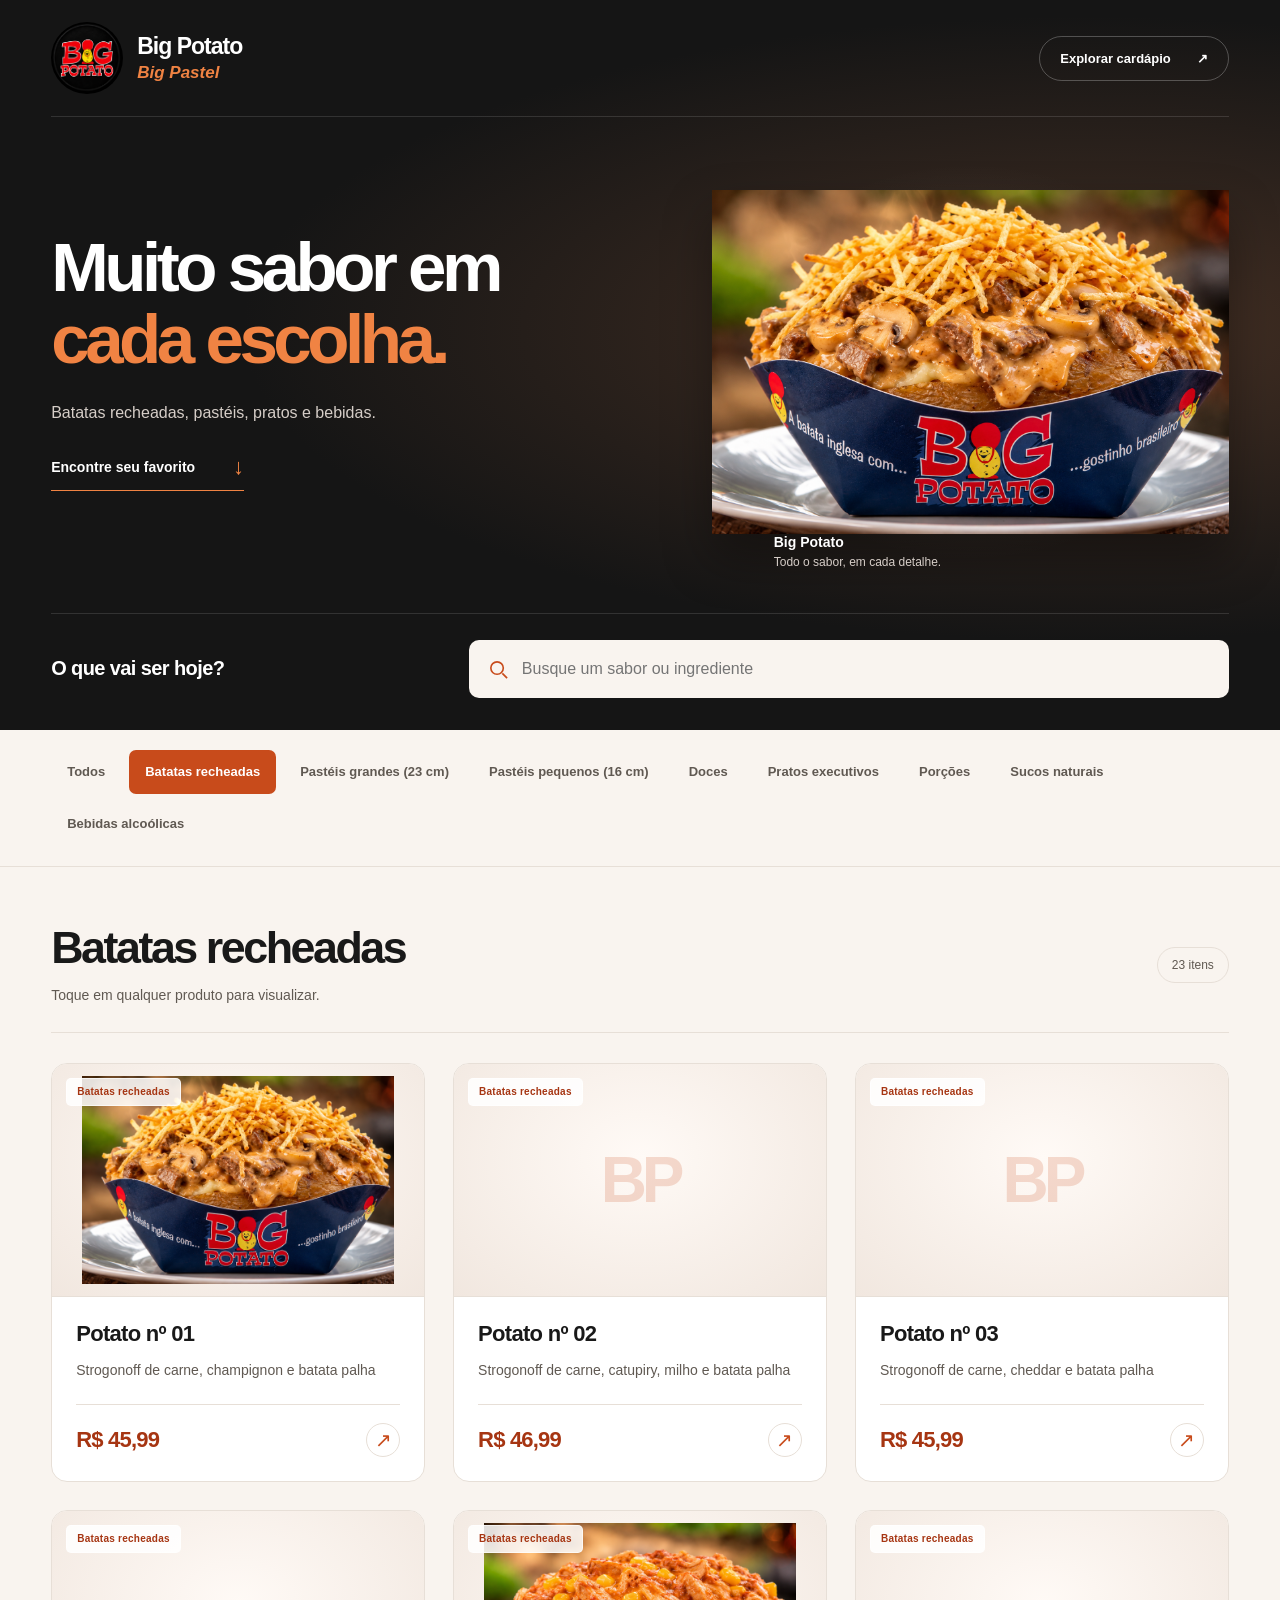
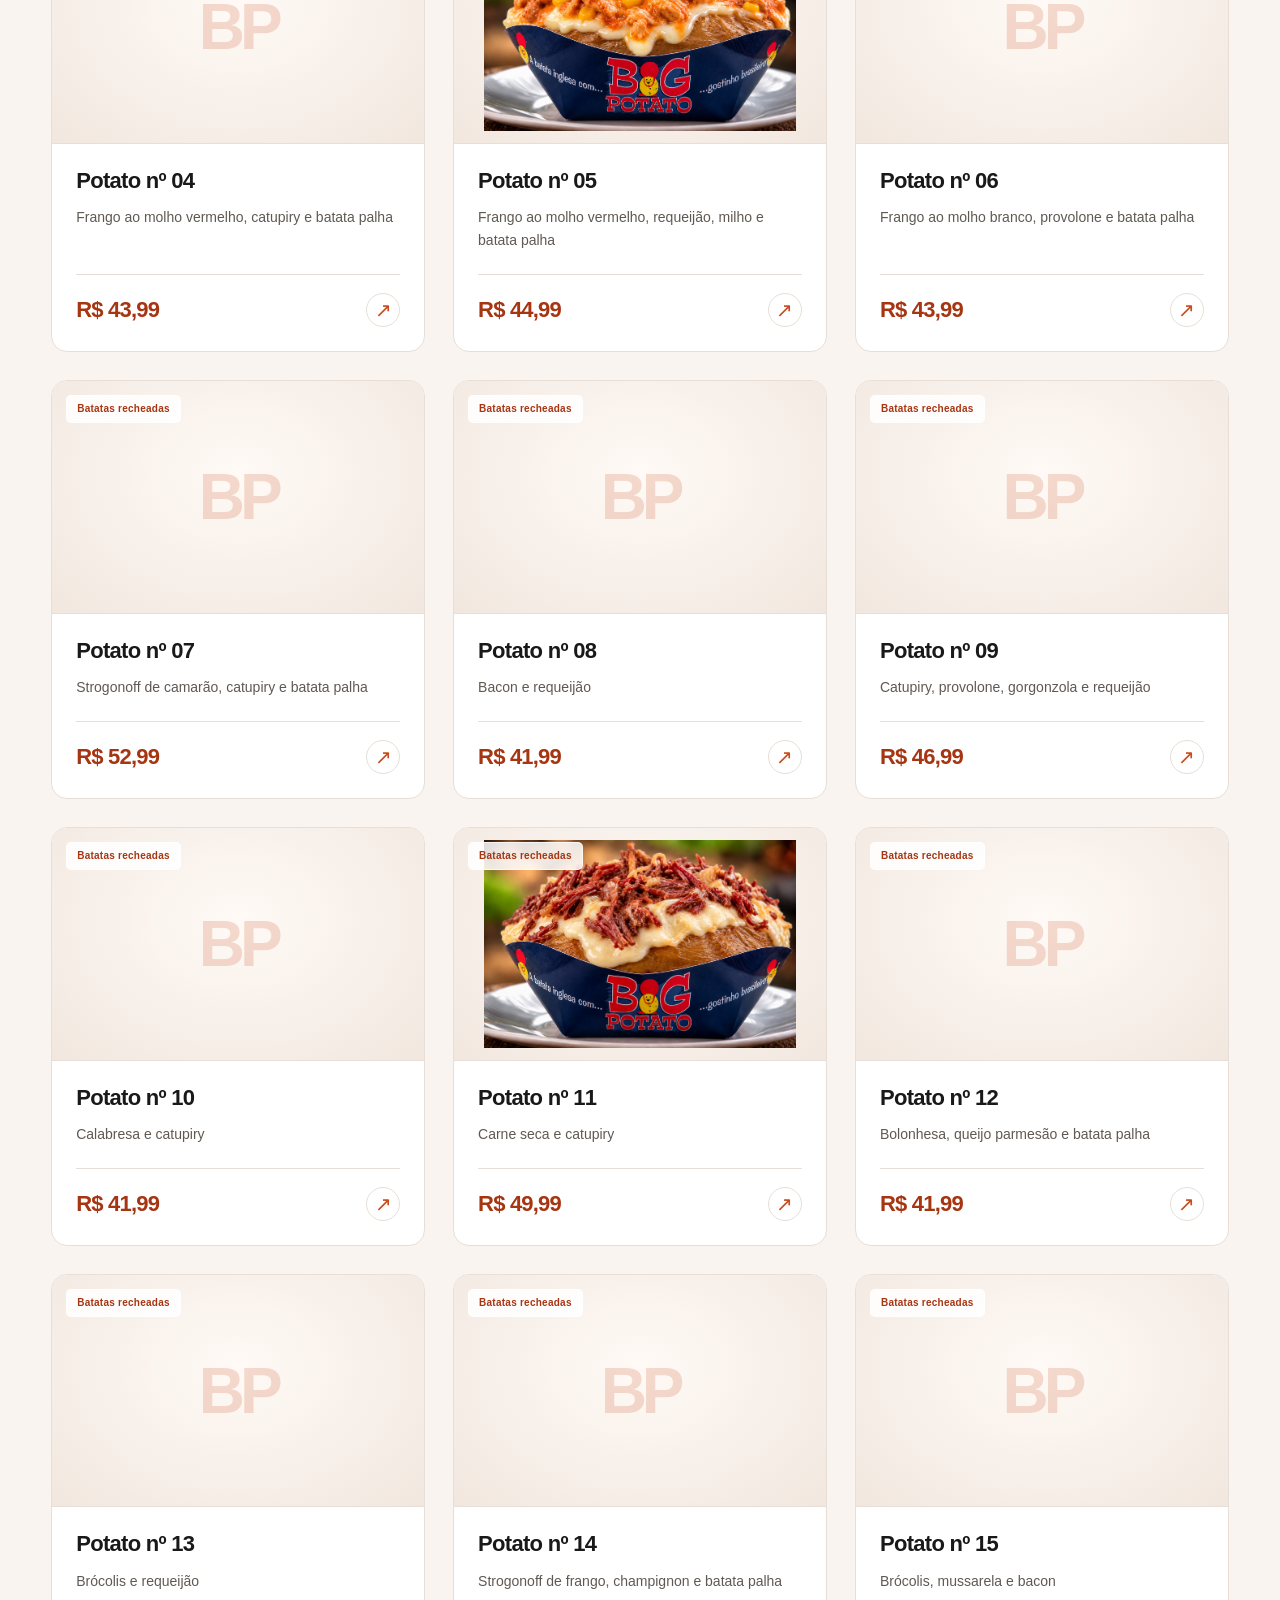
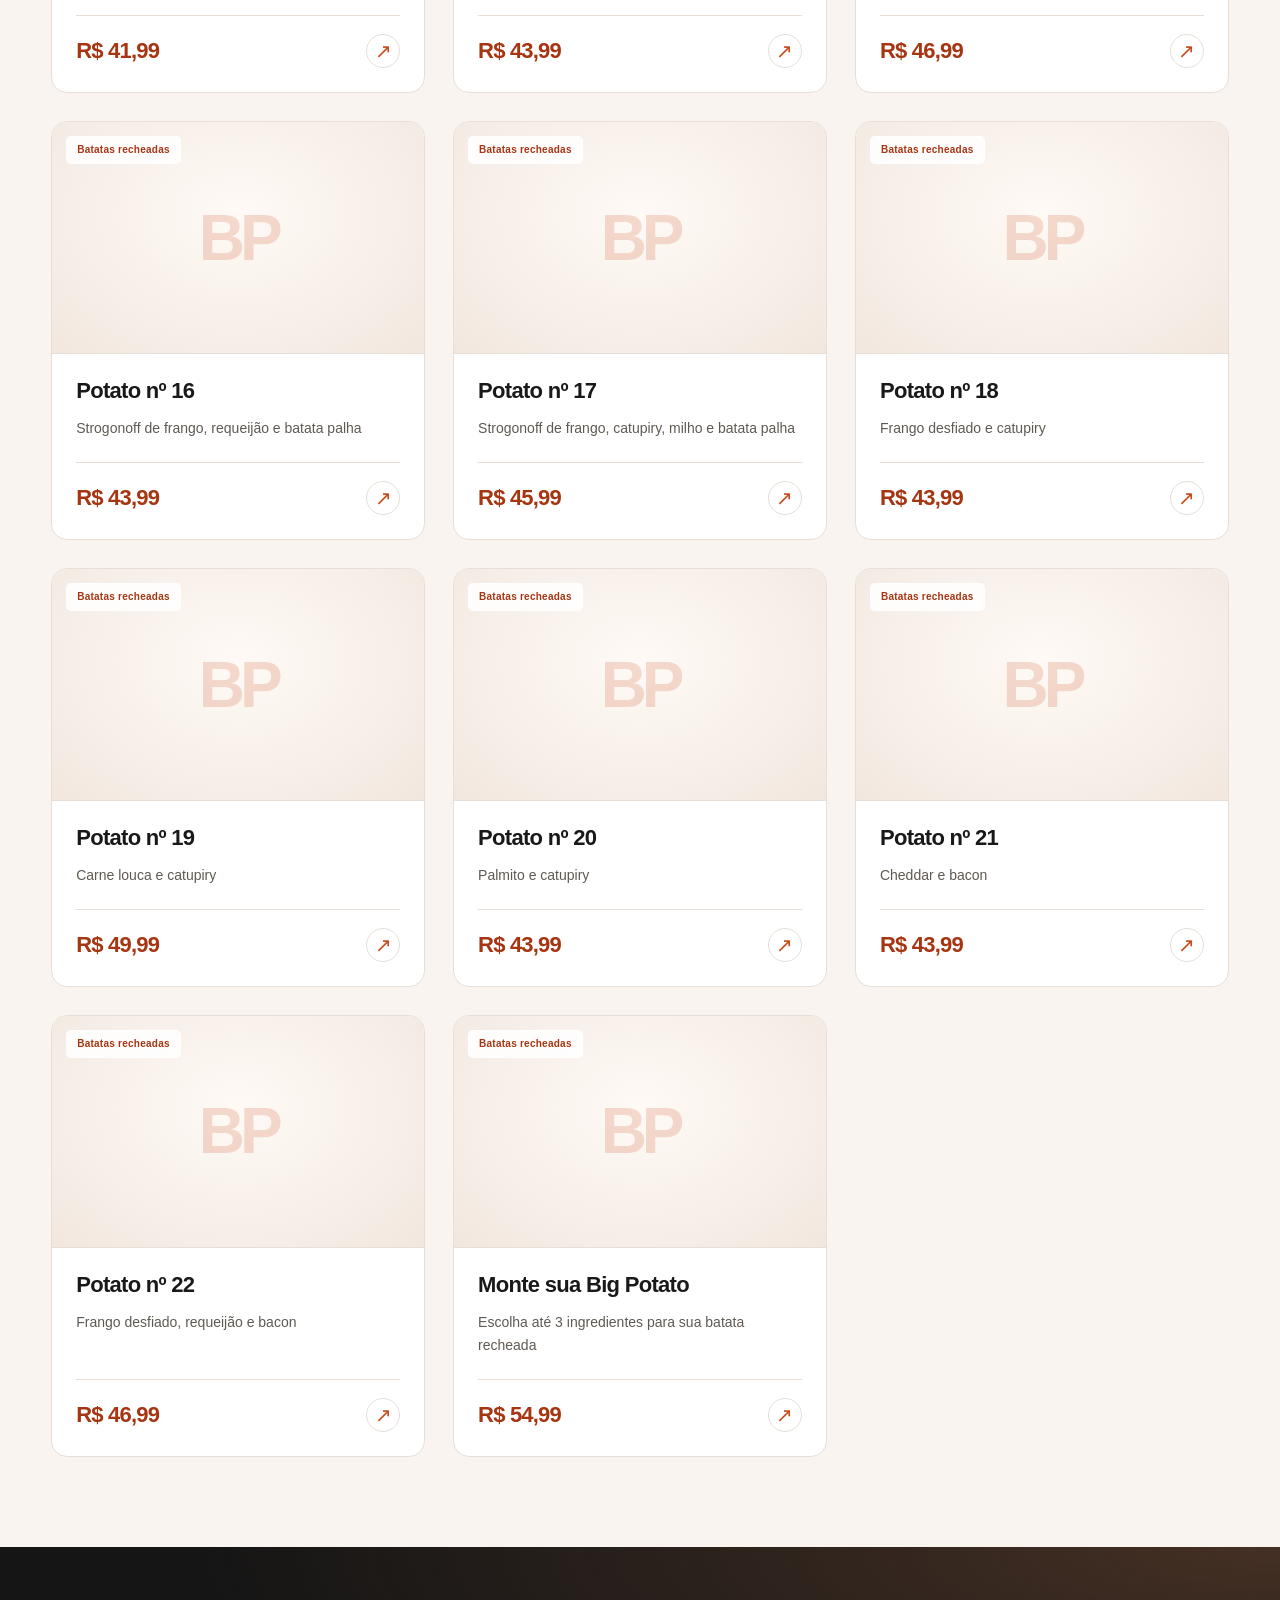
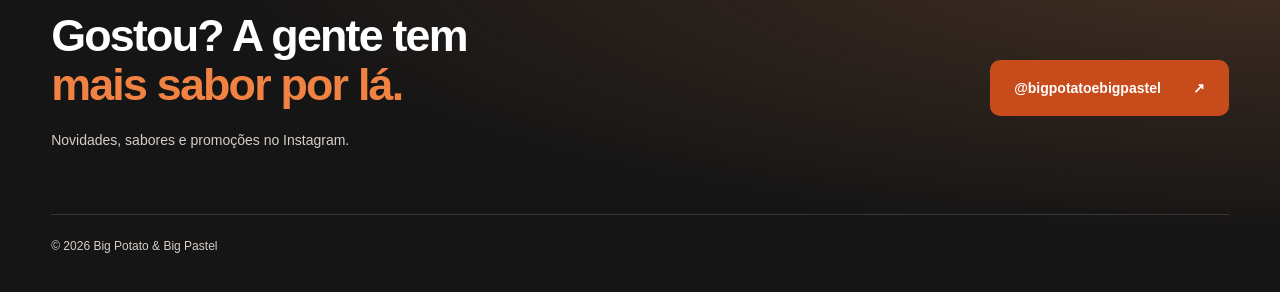
<file: index.html>
<!DOCTYPE html>
<html lang="pt-BR">
<head>
  <meta charset="UTF-8">
  <meta name="viewport" content="width=device-width, initial-scale=1.0">
  <meta http-equiv="Content-Security-Policy" content="default-src 'self'; script-src 'self'; style-src 'self' 'unsafe-inline'; img-src 'self'; connect-src 'none'; object-src 'none'; base-uri 'none'; form-action 'none'">
  <meta name="referrer" content="no-referrer">
  <meta name="theme-color" content="#151515">
  <meta name="description" content="Cardápio digital Big Potato & Big Pastel">
  <title>Big Potato & Big Pastel | Cardápio</title>

  <link rel="stylesheet" href="assets/css/styles.css">
</head>

<body>
  <header class="hero">
    <div class="container">
      <div class="topbar">
      <div class="brand">
        <div class="brand-mark">
          <img class="brand-logo" src="images/logo.png" alt="" width="1254" height="1254" decoding="async">
        </div>
        <div>
          <div class="brand-name">Big Potato</div>
          <div class="brand-sub">Big Pastel</div>
        </div>
      </div>
      <a class="menu-link" href="#menu">Explorar cardápio <span aria-hidden="true">↗</span></a>
      </div>

      <div class="hero-layout">
      <div class="hero-content">
        <h1>Muito sabor em<br><span>cada escolha.</span></h1>
        <p>Batatas recheadas, pastéis, pratos e bebidas.</p>
        <a class="hero-link" href="#menu">Encontre seu favorito <span aria-hidden="true">↓</span></a>
      </div>
      <figure class="hero-photo">
        <img src="images/batatas/batata numero 1.png" alt="Potato nº 01: strogonoff de carne, champignon e batata palha" width="600" height="600" decoding="async" fetchpriority="high">
        <figcaption>Big Potato <span>Todo o sabor, em cada detalhe.</span></figcaption>
      </figure>
      </div>

      <div class="search-row">
      <label class="search-label" for="search">O que vai ser hoje?</label>
      <div class="search-control">
      <svg class="search-icon" viewBox="0 0 24 24" fill="none" stroke="currentColor" stroke-width="1.7" aria-hidden="true"><circle cx="10.5" cy="10.5" r="6.5"/><path d="m16 16 5 5"/></svg>
      <input
        id="search"
        class="search"
        type="search"
        placeholder="Busque um sabor ou ingrediente"
        aria-label="Pesquisar no cardápio"
        aria-controls="products"
      >
      <button id="clearSearch" class="clear-search" type="button" hidden>Limpar</button>
      </div>
      </div>
    </div>
  </header>

  <nav class="category-section" aria-label="Categorias do cardápio">
    <div class="container">
      <div id="categories" class="tabs"></div>
    </div>
  </nav>

  <main id="menu" class="container">

    <div class="section-head">
      <div>
        <h2 id="categoryTitle">Batatas recheadas</h2>
        <p id="categoryDescription">
          Toque em qualquer produto para visualizar.
        </p>
      </div>
      <span id="itemCount" class="item-count" role="status" aria-live="polite" aria-atomic="true"></span>
    </div>

    <div id="subcategories" class="tabs"></div>
    <div class="accent-line"></div>
    <div id="products" class="product-grid"></div>
  </main>

  <footer>
    <div class="container">
      <div class="footer-top">
      <div>
      <h2>Gostou? A gente tem<br><span>mais sabor por lá.</span></h2>
      <p>Novidades, sabores e promoções no Instagram.</p>
      </div>
      <a
        class="instagram"
        href="https://www.instagram.com/bigpotatoebigpastel/"
        target="_blank"
        rel="noopener noreferrer"
      >@bigpotatoebigpastel <span aria-hidden="true">↗</span></a>
      </div>
      <div class="footer-divider"></div>
      <p class="copyright">© 2026 Big Potato & Big Pastel</p>
    </div>
  </footer>

  <div id="modalRoot"></div>

  <script src="assets/js/menu-data.js" defer></script>
  <script src="assets/js/app.js" defer></script>
</body>
</html>
</file>
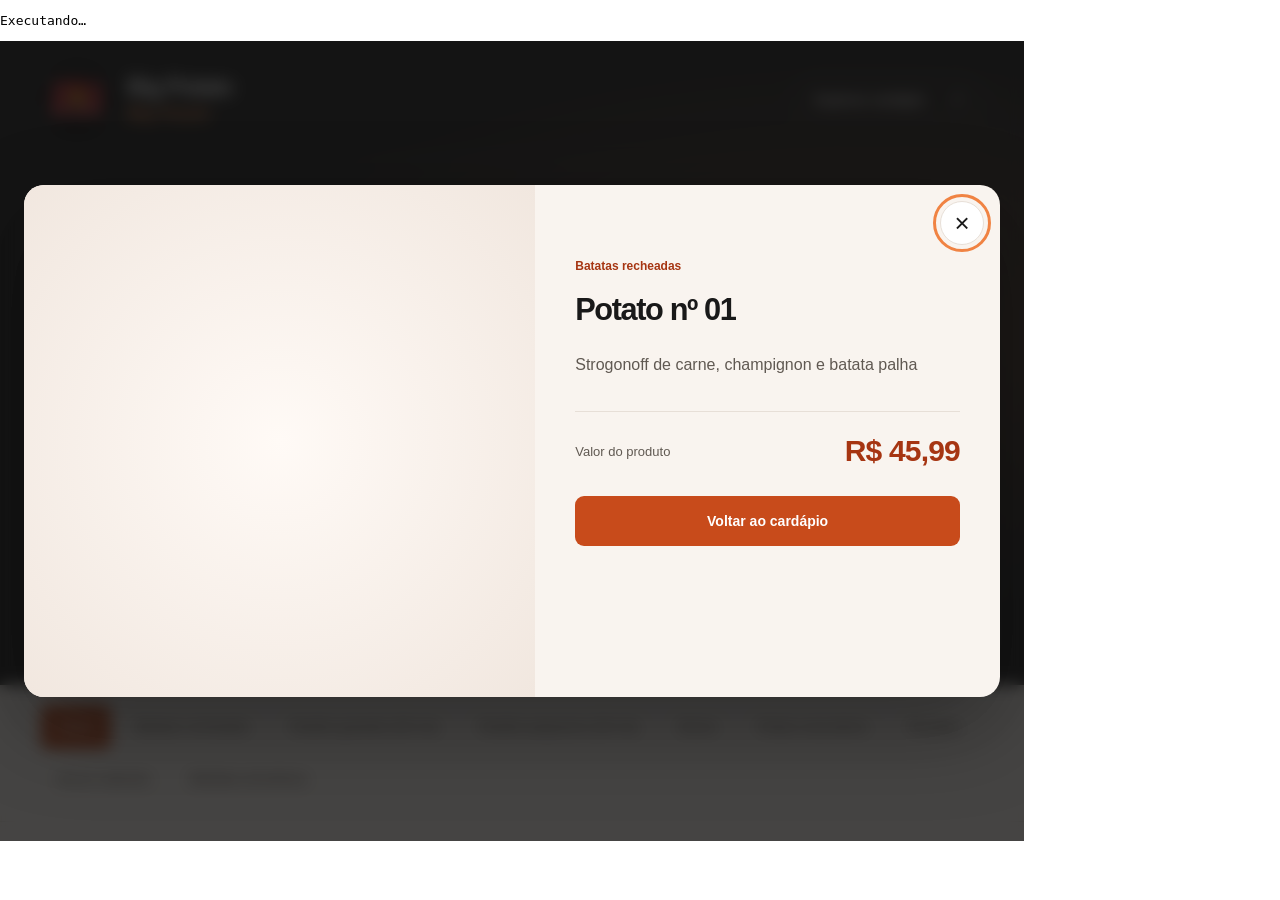
<file: tests/layout-check.html>
<!doctype html><html lang="pt-BR"><meta charset="utf-8"><title>Verificação do cardápio</title>
<style>iframe{display:block;border:0;height:800px}body{margin:0}pre{white-space:pre-wrap}</style>
<pre id="results">Executando…</pre><iframe src="../index.html" title="Cardápio em teste"></iframe>
<script>
const frame=document.querySelector('iframe'), results=document.querySelector('#results');
const errors=[];const reports=[];
frame.addEventListener('load',async()=>{
 const w=frame.contentWindow,d=frame.contentDocument;
 w.addEventListener('error',e=>errors.push(e.message));
 const assert=(ok,msg)=>{if(!ok)throw Error(msg)};
 const pause=()=>new Promise(r=>setTimeout(r,80));
 const clickCategory=name=>{const b=[...d.querySelectorAll('#categories button')].find(b=>b.textContent===name);assert(b,'Categoria '+name);b.click()};
 const search=value=>{const input=d.querySelector('#search');input.value=value;input.dispatchEvent(new w.Event('input',{bubbles:true}))};
 try{
  for(const width of [375,430,768,1024,1440]){
   frame.style.width=width+'px';await pause();clickCategory('Todos');search('');await pause();
   assert(d.documentElement.scrollWidth<=width,'Página excede '+width);
   const grid=d.querySelector('#products');const columns=w.getComputedStyle(grid).gridTemplateColumns.split(' ').length;
   assert(columns===(width<=650?1:width<=900?2:3),'Colunas em '+width);
   for(const tab of d.querySelectorAll('#categories button')){const r=tab.getBoundingClientRect();assert(r.left>=0&&r.right<=width,'Categoria cortada em '+width)}
   const cards=[...d.querySelectorAll('.product-card')];assert(cards.length===156,'Todos os produtos');
   for(const card of cards){const r=card.getBoundingClientRect();assert(r.width>0&&r.left>=0&&r.right<=width,'Card cortado em '+width)}
   cards[0].click();await pause();
   const panel=d.querySelector('.modal-panel'),r=panel.getBoundingClientRect();
   assert(r.left>=0&&r.right<=width&&r.top>=0&&r.bottom<=w.innerHeight+1,'Modal fora da tela em '+width);
   const close=d.querySelector('.modal-close').getBoundingClientRect();assert(close.top>=r.top&&close.bottom<=r.bottom,'Fechar visível');
   d.querySelector('.modal-close').click();reports.push(width+'px: grid, categorias, cards e modal OK');
  }
  for(const name of [...d.querySelectorAll('#categories button')].map(b=>b.textContent)){clickCategory(name);assert(d.querySelectorAll('.product-card').length>0,'Filtro '+name);
   for(const sub of [...d.querySelectorAll('#subcategories button')]){sub.click();assert(d.querySelectorAll('.product-card').length>0,'Subcategoria '+sub.textContent)}
  }
  clickCategory('Doces');search('PRESTIGIO');assert(d.querySelectorAll('.product-card').length===1,'Nome sem acentos');
  search('COCO');assert(d.querySelectorAll('.product-card').length===2,'Descrição');search('zzzzzz');assert(d.querySelector('.empty'),'Sem resultados');
  d.querySelector('#clearSearch').click();assert(d.querySelector('#categoryTitle').textContent==='Doces','Limpar preserva categoria');
  clickCategory('Todos');search('');
  for(const card of d.querySelectorAll('.product-card')){
   card.focus();card.click();assert(d.querySelector('.modal-panel'),'Card abre detalhes');
   const buttons=[...d.querySelectorAll('#modalRoot button')];buttons.at(-1).focus();
   d.dispatchEvent(new w.KeyboardEvent('keydown',{key:'Tab',bubbles:true,cancelable:true}));assert(d.activeElement===buttons[0],'Ciclo de foco');
   d.dispatchEvent(new w.KeyboardEvent('keydown',{key:'Escape',bubbles:true}));assert(!d.querySelector('.modal-panel')&&d.activeElement===card,'Escape e retorno de foco');
  }
  for(const [category,name,file] of [
    ['Batatas recheadas','Potato nº 01','batata numero 1.png'],
    ['Batatas recheadas','Potato nº 05','batata numero 5.png'],
    ['Pastéis grandes (23 cm)','Casal 20','pastel de carne e mussarela.png'],
    ['Pastéis pequenos (16 cm)','Casal 20','pastel de carne e mussarela.png']
  ]) {
    clickCategory(category);search('');
    const card=[...d.querySelectorAll('.product-card')].find(c=>c.querySelector('h3').textContent===name);card.click();
    const photo=d.querySelector('.modal-product-photo');assert(photo&&decodeURI(photo.src).endsWith(file),'Imagem correta: '+name);
    await new Promise((resolve,reject)=>{if(photo.complete){photo.naturalWidth?resolve():reject(Error('Imagem inválida'))}else{photo.addEventListener('load',resolve,{once:true});photo.addEventListener('error',()=>reject(Error('Falha ao carregar imagem')),{once:true})}});
    assert(d.querySelector('.modal-body p').textContent===card.querySelector('p').textContent,'Descrição preservada');
    d.querySelector('.modal-close').click();
  }
  clickCategory('Todos');search('');
  reports.push('Quatro associações de fotos: carregamento e descrição OK');
  const first=d.querySelector('.product-card');first.click();const overlay=d.querySelector('.modal-overlay');overlay.click();assert(!d.querySelector('.modal-panel'),'Fechar pelo fundo');
  w.scrollTo({top:600,behavior:'instant'});await pause();const saved=w.scrollY;first.click();d.querySelector('.modal-back').click();await pause();assert(Math.abs(w.scrollY-saved)<2,'Preservação da rolagem');
  assert(errors.length===0,'Erros no console: '+errors.join(', '));
  results.textContent='PASSOU\n'+reports.join('\n')+'\n156 cards, filtros e subfiltros, busca, limpeza, modal, foco e rolagem OK';
 }catch(e){results.textContent='FALHOU: '+e.message+'\n'+reports.join('\n')}
});
</script></html>
</file>
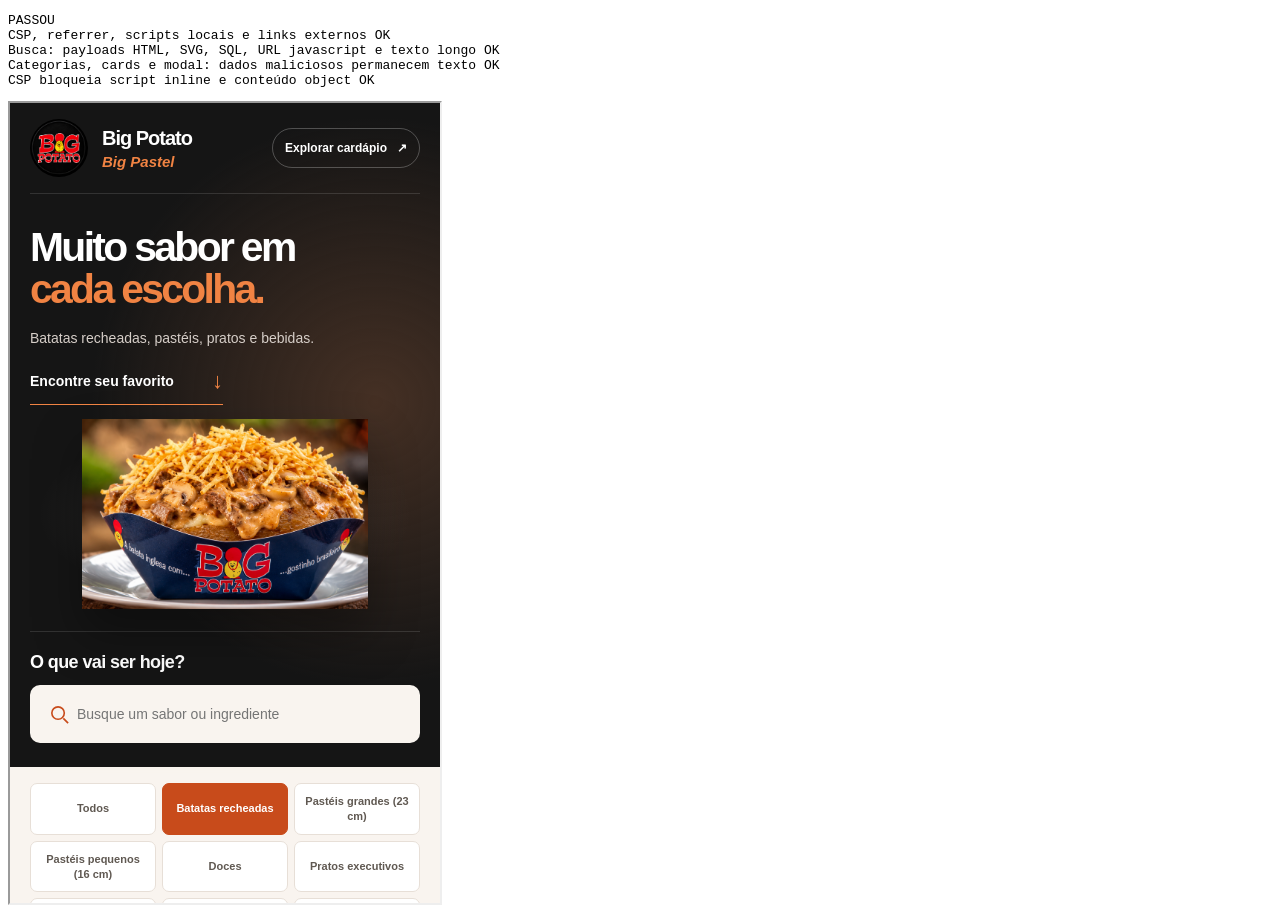
<file: tests/security-check.html>
<!doctype html>
<html lang="pt-BR">
<meta charset="utf-8">
<title>Verificação de segurança do Big Pastel</title>
<pre id="results">Executando…</pre>
<iframe src="../index.html" title="Cardápio em teste" width="430" height="800"></iframe>
<script>
const frame = document.querySelector('iframe');
frame.addEventListener('load', async () => {
  const w = frame.contentWindow, d = frame.contentDocument, reports = [];
  const assert = (ok, message) => { if (!ok) throw Error(message); };
  const pause = () => new Promise(resolve => setTimeout(resolve, 100));
  const search = value => {
    const input = d.querySelector('#search');
    input.value = value;
    input.dispatchEvent(new w.Event('input', { bubbles: true }));
  };
  let product;
  try {
    const policy = d.querySelector('meta[http-equiv="Content-Security-Policy"]')?.content;
    for (const directive of ["script-src 'self'", "connect-src 'none'", "object-src 'none'", "base-uri 'none'", "form-action 'none'"]) {
      assert(policy?.includes(directive), 'CSP: ' + directive);
    }
    assert(d.querySelector('meta[name="referrer"]')?.content === 'no-referrer', 'Política de referrer');
    for (const link of d.querySelectorAll('a[target="_blank"]')) {
      assert(link.relList.contains('noopener') && link.relList.contains('noreferrer'), 'Proteção do link externo');
      assert(new URL(link.href).protocol === 'https:', 'Link externo usa HTTPS');
    }
    assert([...d.scripts].every(script => script.src && new URL(script.src).protocol === new URL(d.URL).protocol), 'Scripts locais sem código inline');
    reports.push('CSP, referrer, scripts locais e links externos OK');
    const payload = '<img src=x onerror="window.__securityXss=1">';
    for (const query of [payload, '<svg onload="window.__securityXss=1">', "' OR 1=1 --", 'javascript:alert(1)', 'a'.repeat(10000)]) {
      search(query);
      await pause();
      assert(w.__securityXss === undefined, 'Injeção na busca');
      assert(d.querySelector('.empty'), 'Busca inválida retorna mensagem segura');
      assert(!d.querySelector('#products img, #products svg, #products script'), 'Busca interpretada como texto');
    }
    search('');
    reports.push('Busca: payloads HTML, SVG, SQL, URL javascript e texto longo OK');
    product = w.getCategory('batatas');
    const categoryName = product.name;
    product.name = payload;
    w.render();
    assert(d.querySelector('#categoryTitle').textContent === payload && !d.querySelector('#categoryTitle img'), 'Categoria interpretada como texto');
    product.name = categoryName;
    const injected = { id: -1, category: 'batatas', name: payload, description: payload, price: 1, group: payload };
    const card = w.createProductCard(injected);
    d.querySelector('#products').append(card);
    assert(card.querySelector('h3').textContent === payload && card.querySelector('p').textContent === payload, 'Dados exibidos literalmente');
    assert(!card.querySelector('img, svg, script'), 'Dados não criam elementos HTML');
    card.click();
    assert(d.querySelector('#modalTitle').textContent === payload && !d.querySelector('#modalRoot img, #modalRoot svg, #modalRoot script'), 'Modal resistente a injeção');
    await pause();
    assert(w.__securityXss === undefined, 'Nenhum payload executado');
    d.querySelector('.modal-close').click();
    w.render();
    reports.push('Categorias, cards e modal: dados maliciosos permanecem texto OK');
    const inline = d.createElement('script');
    inline.textContent = 'window.__securityInline=1';
    d.head.append(inline);
    await pause();
    assert(w.__securityInline === undefined, 'CSP bloqueia script inline');
    inline.remove();
    const object = d.createElement('object');
    object.data = 'data:text/html,<script>parent.__securityObject=1<\/script>';
    d.body.append(object);
    await pause();
    assert(!object.contentDocument && w.__securityObject === undefined, 'CSP bloqueia objetos');
    object.remove();
    reports.push('CSP bloqueia script inline e conteúdo object OK');
    document.querySelector('#results').textContent = 'PASSOU\n' + reports.join('\n');
  } catch (error) {
    document.querySelector('#results').textContent = 'FALHOU: ' + error.message + '\n' + reports.join('\n');
  }
});
</script>
</html>
</file>
<file: assets/css/styles.css>
﻿:root{--black:#151515;--ink:#191919;--orange:#c84b1b;--orange-dark:#a63512;--orange-light:#f08343;--paper:#f9f4ef;--paper-strong:#f1e7df;--muted:#605952;--border:#e7dfd7}
*{box-sizing:border-box}html{scroll-behavior:smooth;scroll-padding-top:160px}body{margin:0;background:var(--paper);color:var(--ink);font-family:Arial,Helvetica,sans-serif}body.modal-open{position:fixed;width:100%;overflow:hidden}button,input{font:inherit}button{cursor:pointer}a{color:inherit}button:focus-visible,input:focus-visible,a:focus-visible{outline:3px solid var(--orange-light);outline-offset:4px}[hidden]{display:none!important}.container{width:100%;max-width:1360px;margin:auto;padding-inline:clamp(20px,4vw,64px)}
.hero{overflow:hidden;background:radial-gradient(ellipse at 85% 45%,#453024 0%,transparent 55%),var(--black);color:white}.topbar{display:flex;align-items:center;justify-content:space-between;gap:20px;padding-block:22px;border-bottom:1px solid #ffffff20}.brand{display:flex;align-items:center;gap:14px}.brand-mark{width:72px;height:72px;flex-shrink:0}.brand-logo{width:100%;height:100%;object-fit:contain;border-radius:50%}.brand-name{font-size:23px;letter-spacing:-1px;font-weight:900}.brand-sub{font-size:17px;color:var(--orange-light);font-weight:700;font-style:italic;margin-top:3px}.menu-link{text-decoration:none;border:1px solid #ffffff40;border-radius:30px;padding:14px 20px;font-size:13px;font-weight:700;display:flex;gap:26px;align-items:center;transition:background .2s}.menu-link:hover{background:var(--orange)}.hero-layout{display:grid;grid-template-columns:1.2fr 1fr;align-items:center;gap:40px;padding-block:38px 44px}.hero-content{position:relative;z-index:1}.hero h1{max-width:760px;font-size:clamp(40px,5.4vw,76px);letter-spacing:-.065em;line-height:1.04;margin:0 0 24px;font-weight:900}.hero h1 span{color:var(--orange-light)}.hero-content p{color:#d6cec8;font-size:16px;line-height:1.65;margin:0;max-width:420px}.hero-link{display:inline-flex;align-items:center;gap:38px;margin-top:28px;font-size:14px;font-weight:700;text-decoration:none;padding-bottom:10px;border-bottom:1px solid var(--orange-light)}.hero-link span{color:var(--orange-light);font-size:22px}.hero-photo{position:relative;margin:0;min-width:0;aspect-ratio:1.25;background:radial-gradient(ellipse,#f1e7df20,transparent 68%);display:flex;align-items:center;justify-content:center}.hero-photo img{width:100%;height:100%;max-height:370px;object-fit:contain;filter:drop-shadow(0 24px 24px #0005);animation:photo-arrive .8s ease both}.hero-photo figcaption{position:absolute;bottom:0;left:12%;font-weight:800;font-size:14px}.hero-photo figcaption span{display:block;font-weight:400;font-size:12px;color:#d6cec8;margin-top:5px}.search-row{display:flex;align-items:center;gap:36px;padding:26px 0 32px;border-top:1px solid #ffffff20}.search-label{font-size:20px;font-weight:700;letter-spacing:-.6px;flex-shrink:0}.search-control{position:relative;width:100%;max-width:760px;margin-left:auto}.search{width:100%;min-height:58px;padding:16px 94px 16px 52px;border:1px solid transparent;border-radius:10px;background:var(--paper);color:var(--ink);font-size:16px}.search-icon{position:absolute;left:18px;top:18px;width:23px;height:23px;color:var(--orange)}.clear-search{position:absolute;right:8px;top:7px;min-height:44px;padding:8px 12px;border:0;border-radius:6px;background:var(--paper-strong);font-size:13px;font-weight:700;color:var(--ink)}.search::-webkit-search-cancel-button{appearance:none;display:none}
.category-section{position:sticky;top:0;z-index:20;background:#f9f4eff5;backdrop-filter:blur(12px);border-bottom:1px solid var(--border)}.tabs{display:flex;flex-wrap:wrap;gap:8px;padding-block:20px}.tab{min-height:44px;min-width:0;max-width:100%;padding:11px 15px;border:1px solid transparent;border-radius:7px;background:transparent;color:var(--muted);font-size:13px;font-weight:700;line-height:1.35;white-space:normal;transition:background .2s,color .2s}.tab:hover{background:var(--paper-strong);color:var(--ink)}.tab.active{background:var(--orange);color:white}.section-head{display:flex;flex-wrap:wrap;align-items:center;justify-content:space-between;gap:16px}.section-head>div{min-width:0}.section-head h2{font-size:clamp(28px,3.5vw,46px);line-height:1.1;letter-spacing:-.055em;margin:0;font-weight:900}.section-head p{font-size:14px;line-height:1.6;color:var(--muted);margin:12px 0 0}.item-count{font-size:12px;color:var(--muted);padding:10px 14px;border:1px solid var(--border);border-radius:30px;white-space:nowrap}main{padding-block:56px 90px;overflow-x:clip}#subcategories{padding-block:24px 0}#subcategories .tab{border:1px solid var(--border);border-radius:30px;padding:10px 16px}#subcategories .active{border-color:var(--orange)}.accent-line{height:1px;background:var(--border);margin:26px 0 30px}.product-grid{display:grid;grid-auto-flow:dense;grid-template-columns:repeat(3,minmax(0,1fr));gap:28px}.product-card{display:flex;flex-direction:column;width:100%;min-width:0;text-align:left;padding:0;background:#fff;border:1px solid var(--border);border-radius:16px;overflow:hidden;color:var(--ink);transition:transform .25s,box-shadow .25s,border-color .25s}.product-card:hover{transform:translateY(-5px);border-color:#c84b1b80;box-shadow:0 18px 35px #1515150d}.product-image{position:relative;display:grid;place-items:center;aspect-ratio:1.6;width:100%;flex-shrink:0;overflow:hidden;background:radial-gradient(ellipse at 50% 40%,#fffaf6,var(--paper-strong));border-bottom:1px solid var(--border)}.product-photo{position:absolute;inset:0;width:100%;height:100%;object-fit:contain;padding:12px;transition:transform .7s ease}.product-card:hover .product-photo{transform:scale(1.05)}.product-category{position:absolute;z-index:1;top:14px;left:14px;max-width:calc(100% - 28px);padding:6px 10px;background:#ffffffda;border:1px solid #ffffffa0;border-radius:5px;color:var(--orange-dark);font-size:10px;font-weight:700;line-height:1.4;letter-spacing:.025em}.product-placeholder{font-size:64px;font-weight:900;letter-spacing:-.08em;color:#c84b1b30;line-height:1;user-select:none}.product-body{display:flex;flex-direction:column;flex:1;width:100%;gap:12px;padding:24px}.product-body h3{font-size:22px;line-height:1.2;letter-spacing:-.7px;font-weight:800;margin:0}.product-body p{font-size:14px;line-height:1.65;color:var(--muted);margin:0;flex:1}.product-body h3,.product-body p,.modal-body h2,.modal-body p{overflow-wrap:anywhere}.product-bottom{display:flex;align-items:center;justify-content:space-between;gap:12px;margin-top:10px;padding-top:18px;border-top:1px solid var(--border)}.price{font-size:22px;letter-spacing:-.8px;color:var(--orange-dark);font-weight:800}.arrow{display:grid;place-items:center;width:34px;height:34px;border:1px solid var(--border);border-radius:50%;font-size:20px;color:var(--orange);transition:background .2s,color .2s}.product-card:hover .arrow{background:var(--orange);color:#fff;border-color:var(--orange)}.empty{grid-column:1/-1;padding:50px 0;color:var(--muted)}
footer{background:radial-gradient(ellipse at 100% 0%,#453024,transparent 60%),var(--black);color:#fff;padding-block:64px 24px}.footer-top{display:flex;align-items:center;justify-content:space-between;gap:30px}footer h2{font-size:clamp(28px,3.5vw,46px);line-height:1.1;letter-spacing:-.04em;margin:0 0 20px}footer h2 span{color:var(--orange-light)}footer p{color:#d6cec8;font-size:14px;line-height:1.6}.instagram{display:inline-flex;align-items:center;justify-content:space-between;gap:32px;padding:20px 24px;border-radius:10px;background:var(--orange);color:#fff;text-decoration:none;font-weight:700;font-size:14px;transition:background .2s}.instagram:hover{background:var(--orange-dark)}.footer-divider{height:1px;background:#ffffff24;margin:48px 0 22px}.copyright{font-size:12px!important}
.modal-overlay{position:fixed;inset:0;z-index:1000;display:flex;align-items:center;justify-content:center;padding:24px;background:#151515c9;backdrop-filter:blur(8px);animation:fadeIn .2s ease}.modal-panel{position:relative;display:grid;grid-template-columns:minmax(0,1.1fr) minmax(0,1fr);grid-template-rows:minmax(0,1fr);width:min(1080px,100%);max-height:calc(100vh - 48px);max-height:calc(100dvh - 48px);border-radius:20px;overflow:hidden;background:var(--paper);box-shadow:0 30px 90px #0005;animation:slideUp .25s ease}.modal-image{position:relative;display:grid;place-items:center;background:radial-gradient(ellipse,#fffaf6,var(--paper-strong));min-height:0;aspect-ratio:1;max-height:100%;font-size:110px;letter-spacing:-.08em;font-weight:900;color:#c84b1b30}.modal-product-photo{position:absolute;inset:0;width:100%;height:100%;object-fit:contain;padding:20px}.modal-close{position:absolute;z-index:2;top:16px;right:16px;width:44px;height:44px;border:1px solid var(--border);border-radius:50%;background:#fff;color:var(--ink);font-size:26px}.modal-body{display:flex;flex-direction:column;align-items:flex-start;min-width:0;min-height:0;overflow-y:auto;overscroll-behavior:contain;padding:72px 40px 40px}.section-eyebrow{font-size:12px;color:var(--orange-dark);font-weight:700;line-height:1.5}.modal-body h2{font-size:clamp(28px,3vw,42px);line-height:1.1;letter-spacing:-.045em;margin:18px 0 24px}.modal-body p{font-size:16px;line-height:1.75;margin:0;color:var(--muted)}.modal-divider{width:100%;height:1px;background:var(--border);margin:32px 0 22px;flex-shrink:0}.modal-price-row{display:flex;flex-wrap:wrap;align-items:center;justify-content:space-between;width:100%;gap:14px}.modal-price-row small{font-size:13px;color:var(--muted)}.modal-price-row .price{font-size:30px}.modal-back{width:100%;margin-top:28px;min-height:50px;flex-shrink:0;padding:14px;border:0;border-radius:9px;background:var(--orange);color:#fff;font-size:14px;font-weight:700}.modal-back:hover{background:var(--orange-dark)}
@keyframes fadeIn{from{opacity:0}to{opacity:1}}@keyframes slideUp{from{opacity:0;transform:translateY(16px)}to{opacity:1;transform:translateY(0)}}@keyframes photo-arrive{from{opacity:0;transform:translateY(12px) scale(.96)}to{opacity:1;transform:none}}
@media(max-width:900px){.hero-layout{gap:24px}.hero-photo figcaption{left:6%}.product-grid{grid-template-columns:repeat(2,minmax(0,1fr));gap:20px}.hero h1{font-size:clamp(38px,5.4vw,52px)}.modal-body{padding:70px 26px 28px}.footer-top{align-items:flex-start;flex-direction:column}}
@media(max-width:650px){html{scroll-padding-top:20px}.topbar{padding-block:16px}.brand-mark{width:58px;height:58px}.brand-name{font-size:20px}.brand-sub{font-size:15px}.menu-link{padding:12px;font-size:12px;gap:10px}.hero-layout{grid-template-columns:1fr;gap:14px;padding-block:32px 22px}.hero h1{font-size:clamp(38px,9.5vw,54px);margin-bottom:16px}.hero-content p{font-size:14px}.hero-link{margin-top:18px}.hero-photo{aspect-ratio:2.1}.hero-photo img{height:190px;width:85%}.hero-photo figcaption{display:none}.search-row{flex-direction:column;align-items:flex-start;gap:12px;padding-block:20px 24px}.search-label{font-size:18px}.search{font-size:14px;padding-left:46px}.category-section{position:static}.tabs{gap:6px;padding-block:16px}.category-section .tab{flex:1 1 calc(33.333% - 6px);font-size:11px;padding:10px 7px;min-height:48px;border-color:var(--border);background:#fff}.category-section .tab.active{background:var(--orange);border-color:var(--orange)}main{padding-block:32px 52px}.section-head{gap:16px}.section-head h2{font-size:30px}.section-head p{font-size:13px}.item-count{padding:8px 12px}.product-grid{grid-template-columns:1fr;gap:20px}.product-body{padding:22px}.product-image{aspect-ratio:1.8}.accent-line{margin-block:24px}.modal-overlay{padding:10px}.modal-panel{grid-template-columns:minmax(0,1fr);grid-template-rows:auto minmax(0,1fr);max-height:calc(100vh - 20px);max-height:calc(100dvh - 20px);border-radius:16px}.modal-image{height:min(260px,32vh);height:min(260px,32dvh);aspect-ratio:auto;font-size:90px}.modal-body{padding:26px}.modal-body h2{font-size:30px}.modal-close{top:12px;right:12px}footer{padding-block:44px 20px}.instagram{width:100%;padding:18px}.footer-divider{margin-top:32px}}
@media(max-width:380px){.menu-link{gap:6px;font-size:11px;padding:10px}.brand{gap:8px}.brand-name{font-size:18px}.brand-mark{width:50px;height:50px}}
@media(max-height:500px) and (min-width:651px){.category-section{position:static}.modal-image{aspect-ratio:auto}.modal-body{padding:64px 24px 24px}}
@media(hover:none){.product-card:hover{transform:none;box-shadow:none}.product-card:hover .product-photo{transform:none}}
@media(prefers-reduced-motion:reduce){*,*::before,*::after{animation-duration:.01ms!important;transition-duration:.01ms!important;scroll-behavior:auto!important}}
</file>
